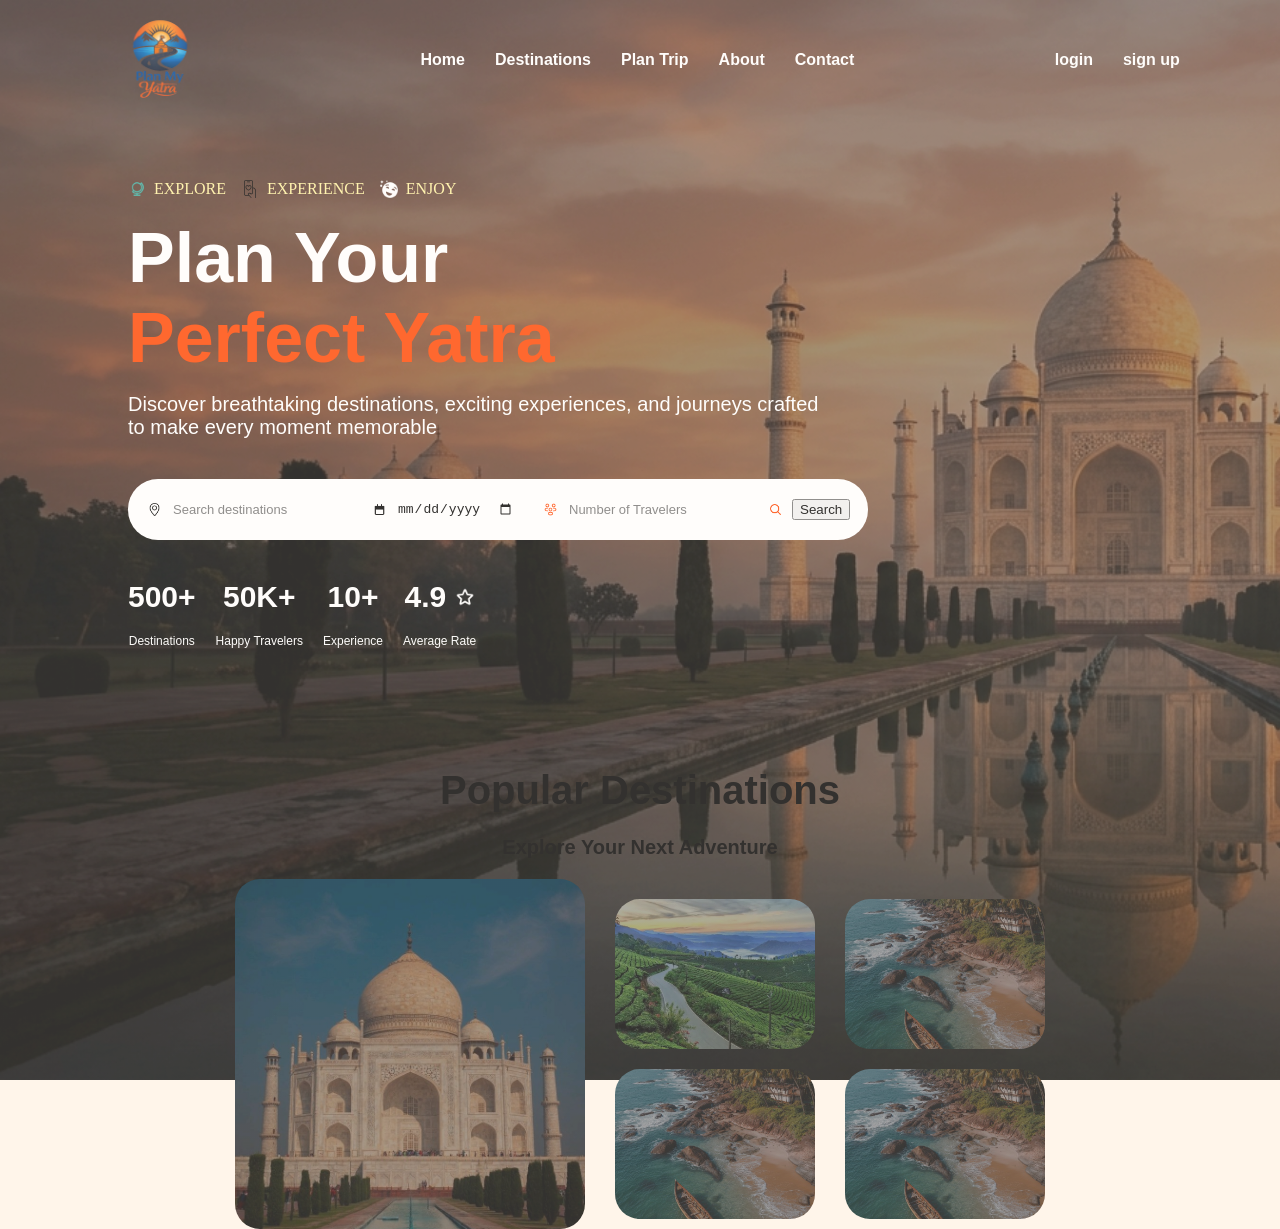
<file: index.html>
<!doctype html>
<html lang="en">

<head>
    <title>Plan-My-Yatra</title>
    <link rel="stylesheet" href="./css/style.css" />
    <link rel="stylesheet" href="./css/navabar.css" />
    <link rel="stylesheet" href="./css/home.css" />
</head>

<body>
    <div class="main-hero-section">
        <!-- Navbar -->
        <div class="main-container">
            <div class="img-container">
                <img src="images/Spiritual_journey_in_vibrant_design-removebg-preview.png" alt="logo"
                    class="main-logo-img" />
            </div>
            <div class="nav-menu">
                <a href="./index.html" class="menu">Home</a>
                <a href="./pages/destinations.html" class="menu">Destinations</a>
                <a href="Plan Trip" class="menu">Plan Trip</a>
                <a href="About" class="menu">About</a>
                <a href="contact" class="menu">Contact </a>
            </div>

            <div class="nav-menu">
                <a href="login" class="menu">login</a>
                <a href="sign in" class="menu">sign up</a>
            </div>
        </div>
        <!-- main content -->
        <div class="main-content">
            <div class="highlighted-main-content">
                <span class="highlighted-text"><img src="./images/explore-svgrepo-com.png" height="18px"
                        alt="Explore Icon" />EXPLORE</span>
                <span class="highlighted-text"><img src="./images/experience.svg" height="18px"
                        alt="Explore Icon" />EXPERIENCE</span>
                <span class="highlighted-text"><img src="./images/enjoy.png" height="18px"
                        alt="Explore Icon" />ENJOY</span>
            </div>
            <div class="sub-content">
                <span class="heading-1">Plan Your </span><br />Perfect Yatra
            </div>
            <div class="main-info">
                Discover breathtaking destinations, exciting experiences, and journeys
                crafted to make every moment memorable
            </div>
            <div class="destination-container">
                <div class="destination-container-items">
                    <img src="./images/location-pin-svgrepo-com.png" height="13px" alt="Location" />
                    <input class="destination-input" type="text" placeholder="Search destinations" />
                </div>

                <div class="destination-container-items">
                    <img src="./images/date-svgrepo-com.png" height="13px" alt="Date" />
                    <input class="destination-input" type="date" />
                </div>

                <div class="destination-container-items">
                    <img src="./images/people-svgrepo-com.png" height="13px" alt="People" />
                    <input class="destination-input" type="number" placeholder="Number of Travelers" />
                </div>

                <div class="destination-container-items">
                    <img src="./images/search-svgrepo-com.png" height="13px" alt="Search" />
                    <button>Search</button>
                </div>
            </div>

            <div class="recomomdations">
                <div class="recomomdations-items">
                    <span class="recomomdations-count">500+</span>
                    <span>Destinations</span>
                </div>
                <div class="recomomdations-items">
                    <span class="recomomdations-count">50K+</span>
                    <span>Happy Travelers</span>
                </div>
                <div class="recomomdations-items">
                    <span class="recomomdations-count">10+</span>
                    <span>Experience</span>
                </div>
                <div class="recomomdations-items">
                    <span class="recomomdations-count">4.9
                        <img src="./images/star-svgrepo-com.png" height="20px" alt="Rating" /></span>
                    <span>Average Rate</span>
                </div>
            </div>
        </div>
        <!-- Destination Section -->
        <div class="destination-section">

            <span class="destination-section-heading">Popular Destinations</span>
            <br>
            <span>
                Explore Your Next Adventure
            </span>

            <!-- Taj Mahal Image -->

            <div class="destination-section-container">
                <div class="destination-section-items-1">

                </div>

                <div class="destination-section-container">
                    <div class="destination-section-items-2">
                        <div class="destination-section-items-2-sub-1"></div>
                        <div class="destination-section-items-2-sub-2"></div>

                    </div>
                </div>

                <div class="destination-section-container">
                    <div class="destination-section-items-3">
                        <div class="destination-section-items-3-sub-3"></div>
                        <div class="destination-section-items-3-sub-3"></div>

                    </div>
                </div>
            </div>
        </div>



    </div>
</body>

</html>


<div class="destination-section-items"></div>
</file>
<file: css/style.css>
body{
    background-color:rgba(255, 228, 196, 0.347);
    margin: 0;
    padding: 0;
}
</file>
<file: css/navabar.css>
.main-logo-img{
    height: 120px;
    width: 120px;
}
.img-container{
    display: flex;
    flex-direction: row;
    align-items: center;
}
.main-container{
    display:flex;
    flex-direction: row;
    justify-content:space-around;
    align-items: center;
    margin: 0;
    padding: 0;
     
}
.nav-menu{
    display: flex;
    flex-direction: row;
    gap: 30px;
}
.menu {
    text-decoration: none;
    font: size 20px;
    color:#fff;
    font-weight: 900;
    font-family: 'Trebuchet MS', 'Lucida Sans Unicode', 'Lucida Grande', 'Lucida Sans', Arial, sans-serif;
}
</file>
<file: css/home.css>
.main-hero-section {
background-image:
    linear-gradient(rgba(0, 0, 0, 0.4), rgba(0, 0, 0, 0.4)),
    url(./../images/home-bg-img.jpg);
  background-position: center;
  background-size: cover;
  height: 120vh;
  opacity: 0.8;
}

.main-content {
  margin-left: 10%;
  margin-top: 60px;
}

.highlighted-main-content {
  color: #FFF2A0;
  display: flex;
  flex-direction: row;
  margin-bottom: 20px;
}

.highlighted-text {
  padding-right: 15px;
  display: flex;
  flex-direction: row;
  align-items: center;
  gap: 8px;
}

.sub-content {
  font-size: 70px;
  font-weight: 700;
  color: #ff4500;
  font-family:
    "Trebuchet MS", "Lucida Sans Unicode", "Lucida Grande", "Lucida Sans",
    Arial, sans-serif;
  margin-bottom: 15px;
}

.heading-1 {
  color: white;

}

.main-info {
  color: white;
  font-size: 20px;
  width: 700px;
  font-family: 'Trebuchet MS', 'Lucida Sans Unicode', 'Lucida Grande', 'Lucida Sans', Arial, sans-serif;
}

.destination-container {
  display: flex;
  flex-direction: row;
  justify-content: space-evenly;
  gap: 30px;
  margin-top: 40px;
  background-color: white;
  width: 700px;
  padding: 20px;
  border-radius: 30px;
}

.destination-container-items {
  display: flex;
  flex-direction: row;
  align-items: center;
  gap: 10px;
}

.destination-input {
  border: none;
  outline: none;
  font-size: 13px;
  justify-content: space-evenly;
}

.recomomdations {
  margin-top: 30px;
  font-size: 12px;
  color: white;
  display: flex;
  gap: 20px;
  flex-direction: row;
  font-family: 'Trebuchet MS', 'Lucida Sans Unicode', 'Lucida Grande', 'Lucida Sans', Arial, sans-serif;
}

.recomomdations-items {
  display: flex;
  flex-direction: column;
  margin-top: 10px;
  gap: 20px;
  align-items: center;
}

.recomomdations-count {
  font-size: 30px;
  font-weight: 700;
  font-family: 'Trebuchet MS', 'Lucida Sans Unicode', 'Lucida Grande', 'Lucida Sans', Arial, sans-serif;
}

 /* destination section */

.destination-section {
  margin-top: 120px;
  color: black;
  font-size: 20px;
  font-weight: 700;
  display: flex;
  flex-direction: column;
  align-items: center;
  font-family: 'Trebuchet MS', 'Lucida Sans Unicode', 'Lucida Grande', 'Lucida Sans', Arial, sans-serif;

}

.destination-section-heading {
font-size: 40px;
  font-family: 'Trebuchet MS', 'Lucida Sans Unicode', 'Lucida Grande', 'Lucida Sans', Arial, sans-serif;
}



.destination-section-container {
  display: flex;
  flex-direction: row;
  gap: 30px;
  margin-top: 20px;

}

.destination-section-items-1 {
  background-size: cover;
  background-position: center;
  align-items: center;
  background-image:
    linear-gradient(rgba(0, 0, 0, 0.4), rgba(0, 0, 0, 0.4)),
    url(./../images/Taj\ mahal\ photo.jpg);
  height: 350px;
  width: 350px;
  border-radius: 25px;
}

.destination-section-items-2{
  display: flex;
  flex-direction:column;
  gap: 20px;
}
.destination-section-items-2-sub-1 {
  background-size: cover;
  background-position: center;
  align-items: center;
  border-radius: 25px;
  background-image:
    linear-gradient(rgba(0, 0, 0, 0.4), rgba(0, 0, 0, 0.4)),
    url(./../images/Kerala.jpg);
  height: 150px;
  width: 200px;

}

.destination-section-items-2-sub-2 {
  background-size: cover;
  background-position: center;
  align-items: center;
  border-radius: 25px;
  background-image:
    linear-gradient(rgba(0, 0, 0, 0.4), rgba(0, 0, 0, 0.4)),
    url(./../images/Goa.jpg);
  height: 150px;
  width: 200px;
}

.destination-section-items-3{
  display: flex;
  flex-direction:column;
  gap: 20px;
}

.destination-section-items-3-sub-3 {
  background-size: cover;
  background-position: center;
  align-items: center;
  border-radius: 25px;
  background-image:
    linear-gradient(rgba(0, 0, 0, 0.4), rgba(0, 0, 0, 0.4)),
    url(./../images/Kerala.jpg);
  height: 150px;
  width: 200px;

}

.destination-section-items-3-sub-3 {
  background-size: cover;
  background-position: center;
  align-items: center;
  border-radius: 25px;
  background-image:
    linear-gradient(rgba(0, 0, 0, 0.4), rgba(0, 0, 0, 0.4)),
    url(./../images/Goa.jpg);
  height: 150px;
  width: 200px;
}
</file>
